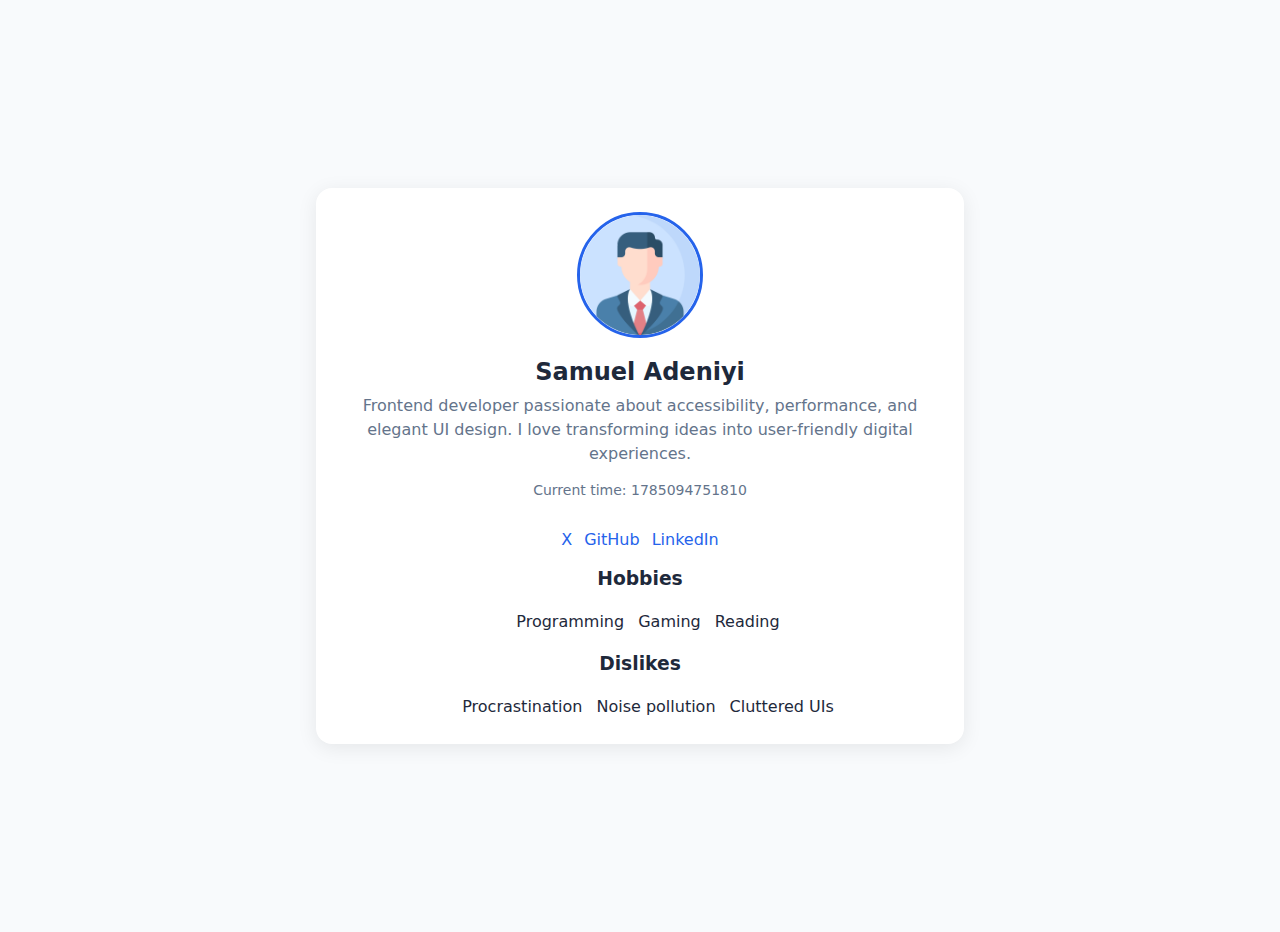
<file: index.html>
<!DOCTYPE html>
<html lang="en">
  <head>
    <meta charset="UTF-8" />
    <meta name="viewport" content="width=device-width, initial-scale=1.0" />
    <title>User Profile Card</title>
    <link rel="stylesheet" href="style.css">
  </head>
  <body>
    <article data-testid="test-profile-card">
      <figure>
        <img
          src="./profile.png"
          alt="Profile photo of Samuel Adeniyi"
          data-testid="test-user-avatar"
        />
      </figure>

      <div>
        <header>
          <h2 data-testid="test-user-name">Samuel Adeniyi</h2>
        </header>

        <p data-testid="test-user-bio">
          Frontend developer passionate about accessibility, performance, and
          elegant UI design. I love transforming ideas into user-friendly
          digital experiences.
        </p>

<div class="timer" data-testid="test-user-time" id="user-time"></div>

        <nav aria-label="Social Links" >
          <ul data-testid="test-user-social-links">
            <li>
              <a
                href="https://x.com/thefrontrade"
                target="_blank"
                rel="noopener noreferrer"
                data-testid="test-user-social-twitter"
              >
                X
              </a>
            </li>
            <li>
              <a
                href="https://github.com/theFrontrade"
                target="_blank"
                rel="noopener noreferrer"
                data-testid="test-user-social-github"
              >
                GitHub
              </a>
            </li>
            <li>
              <a
                href="https://linkedin.com/in/thefrontrade"
                target="_blank"
                rel="noopener noreferrer"
                data-testid="test-user-social-linkedin"
              >
                LinkedIn
              </a>
            </li>
          </ul>
        </nav>

        <section aria-labelledby="hobbies-title">
          <h3 id="hobbies-title">Hobbies</h3>
          <ul data-testid="test-user-hobbies">
            <li>Programming</li>
            <li>Gaming</li>
            <li>Reading</li>
          </ul>
        </section>

        <section aria-labelledby="dislikes-title">
          <h3 id="dislikes-title">Dislikes</h3>
          <ul data-testid="test-user-dislikes">
            <li>Procrastination</li>
            <li>Noise pollution</li>
            <li>Cluttered UIs</li>
          </ul>
        </section>
      </div>
    </article>

    <script src="index.js">

    </script>
  </body>
</html>
</file>
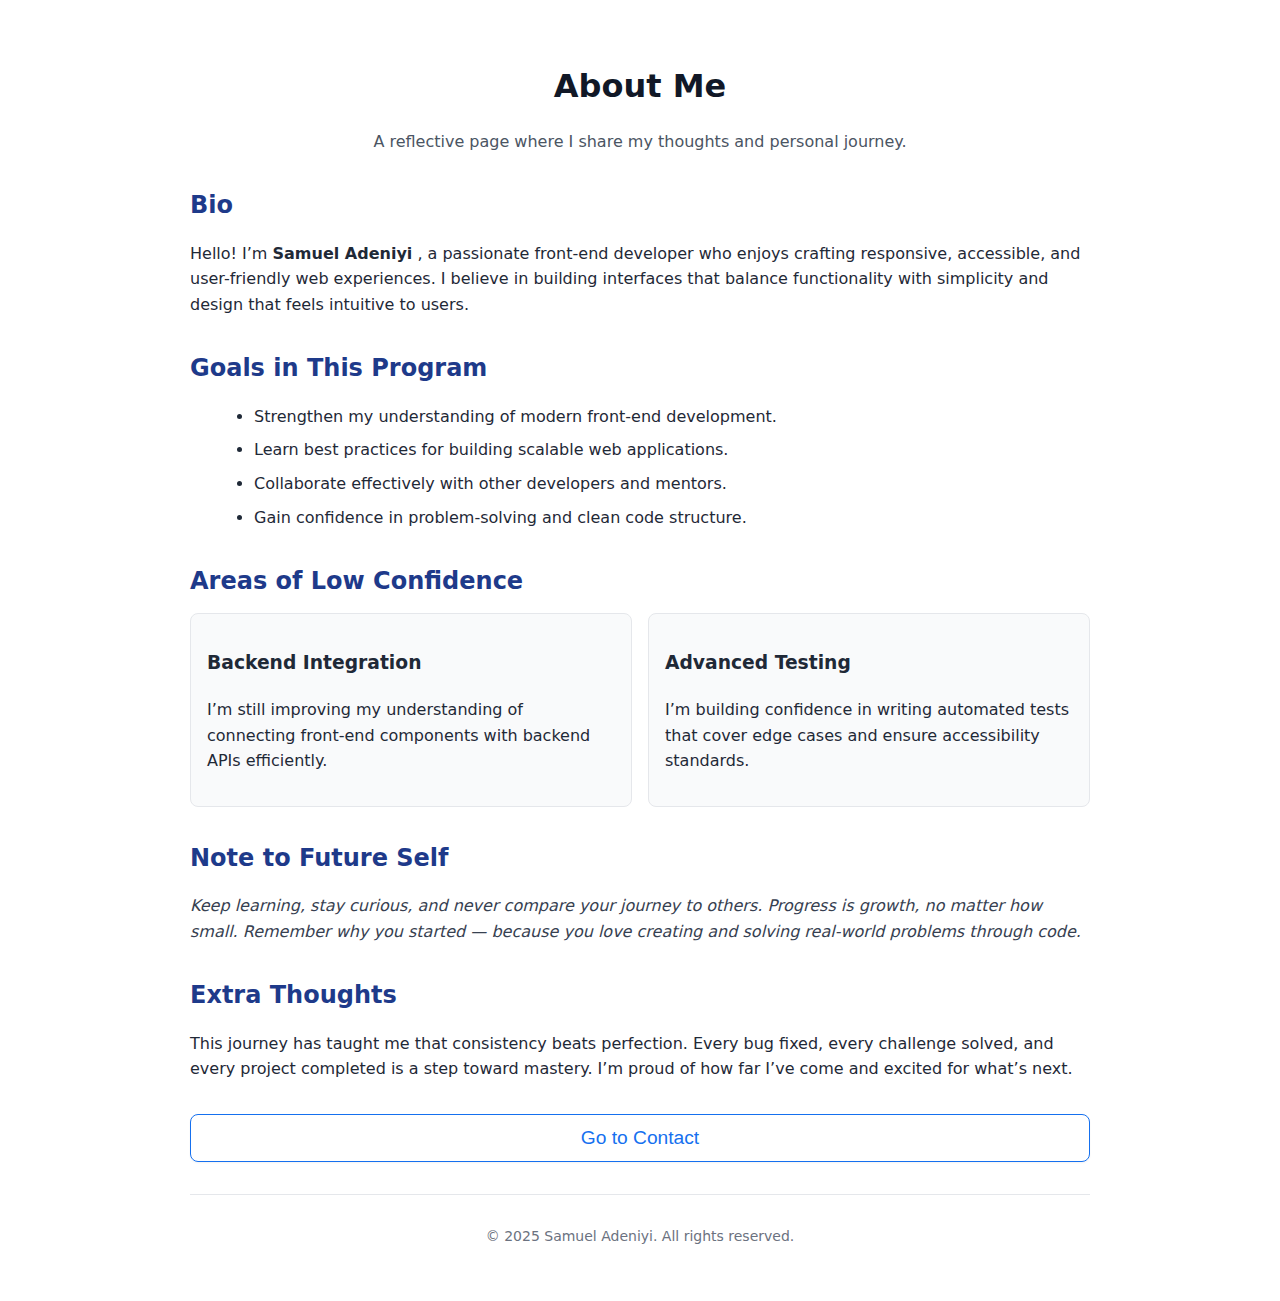
<file: about.html>
<!DOCTYPE html>
<html lang="en">
    <head>
        <meta charset="UTF-8">
        <meta name="viewport" content="width=device-width, initial-scale=1.0">
        <title>About Me</title>
        <link rel="stylesheet" href="about.css">
    </head>
    <body>
        <main class="about-container" data-testid="test-about-page">
            <!-- Header -->
            <header class="about-header" data-testid="test-about-header">
                <h1>About Me</h1>
                <p>A reflective page where I share my thoughts and personal journey.</p>
            </header>
            <!-- Bio Section -->
            <section class="about-section" data-testid="test-about-bio" aria-labelledby="bio-heading">
                <h2 id="bio-heading">Bio</h2>
                <p>
                    Hello! I’m
                    <strong>Samuel Adeniyi</strong>
                    , a passionate front-end
          developer who enjoys crafting responsive, accessible, and user-friendly
          web experiences. I believe in building interfaces that balance
          functionality with simplicity and design that feels intuitive to users.
                </p>
            </section>
            <!-- Goals in this program -->
            <section class="goals-section" data-testid="test-about-goals" aria-labelledby="goals-heading">
                <h2 id="goals-heading">Goals in This Program</h2>
                <ul role="list">
                    <li>Strengthen my understanding of modern front-end development.</li>
                    <li>Learn best practices for building scalable web applications.</li>
                    <li>Collaborate effectively with other developers and mentors.</li>
                    <li>Gain confidence in problem-solving and clean code structure.</li>
                </ul>
            </section>
            <!-- Areas of Low Confidence -->
            <section class="confidence-section" data-testid="test-about-confidence" aria-labelledby="confidence-heading">
                <h2 id="confidence-heading">Areas of Low Confidence</h2>
                <div class="confidence-grid">
                    <article class="confidence-item" role="listitem">
                        <h3>Backend Integration</h3>
                        <p>
                            I’m still improving my understanding of connecting front-end
              components with backend APIs efficiently.
                        </p>
                    </article>
                    <article class="confidence-item" role="listitem">
                        <h3>Advanced Testing</h3>
                        <p>
                            I’m building confidence in writing automated tests that cover edge
              cases and ensure accessibility standards.
                        </p>
                    </article>
                </div>
            </section>
            <!-- Note to Future Self -->
            <section class="reflection-section" data-testid="test-about-future-note" aria-labelledby="future-note-heading">
                <h2 id="future-note-heading">Note to Future Self</h2>
                <p>
                    Keep learning, stay curious, and never compare your journey to others.
          Progress is growth, no matter how small. Remember why you started —
          because you love creating and solving real-world problems through
          code.
                </p>
            </section>
            <!-- Extra Thoughts -->
            <section class="extra-section" data-testid="test-about-extra" aria-labelledby="extra-heading">
                <h2 id="extra-heading">Extra Thoughts</h2>
                <p>
                    This journey has taught me that consistency beats perfection. Every
          bug fixed, every challenge solved, and every project completed is a
          step toward mastery. I’m proud of how far I’ve come and excited for
          what’s next.
                </p>
            </section>
            <section>
                <div class="about-btn-wrapper" style="text-align: center; margin-top: 20px;"></div>
                <button
                    type="button"
                    id="contact"
                    class="contact-button"
                    data-testid="test-contact-button"
                    onclick="window.location.href='contact.html'"
                    aria-label="Go to Contact page"
                >
                    Go to Contact
                </button>
            </section>
            <!-- Footer -->
            <footer class="about-footer" data-testid="test-about-footer">
                <p>&copy; 2025 Samuel Adeniyi. All rights reserved.</p>
            </footer>
        </main>
    </body>
</html>
</file>
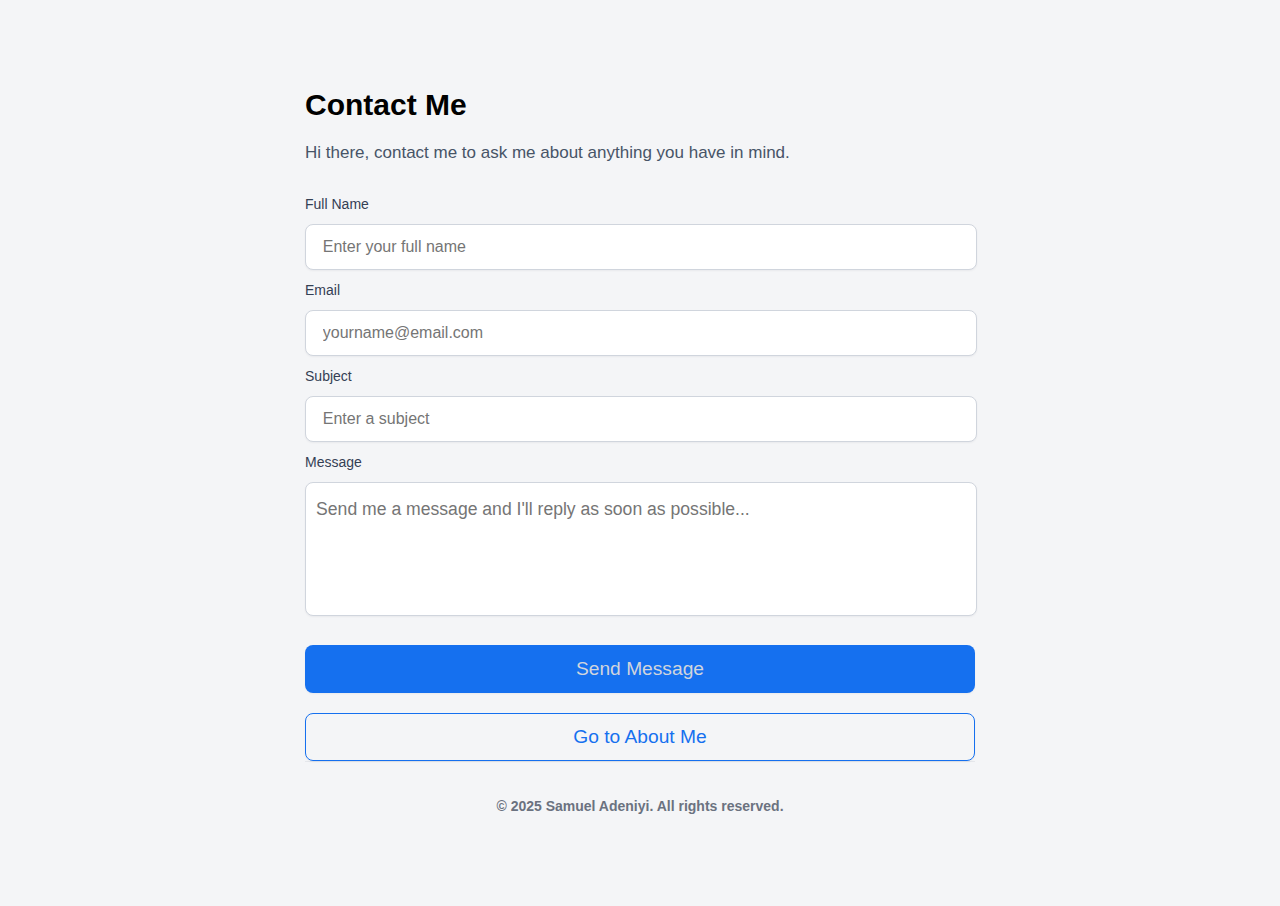
<file: contact.html>
<!DOCTYPE html>
<html lang="en">
    <head>
        <meta charset="UTF-8">
        <meta name="viewport" content="width=device-width, initial-scale=1.0">
        <title>Contact Me</title>
        <link rel="stylesheet" href="contact.css">
    </head>
    <body>
        <main class="contact-wrap">
            <h1 style="font-size: 30px;">Contact Me</h1>
            <p class="contact-span">
                Hi there, contact me to ask me about anything you have in mind.
            </p>
            <form
                id="contact-form"
                class="contact-form"
                novalidate
                aria-labelledby="contact-heading"
            >
                <div class="form-group">
                    <label for="name" class="contact-name-p">Full Name</label>
                    <input
                        id="name"
                        name="name"
                        type="text"
                        class="contact-name-input"
                        placeholder="Enter your full name"
                        data-testid="test-contact-name"
                        aria-describedby="error-name"
                        aria-required="true"
                    >
                    <span
                        id="error-name"
                        class="contact-err-message"
                        role="alert"
                        data-testid="test-contact-error-name"
                    ></span>
                </div>
                <div class="form-group">
                    <label for="email" class="contact-name-p">Email</label>
                    <input
                        id="email"
                        name="email"
                        type="email"
                        class="contact-name-input"
                        placeholder="yourname@email.com"
                        data-testid="test-contact-email"
                        aria-describedby="error-email"
                        aria-required="true"
                    >
                    <span
                        id="error-email"
                        class="contact-err-message"
                        role="alert"
                        data-testid="test-contact-error-email"
                    ></span>
                </div>
                <div class="form-group">
                    <label for="subject" class="contact-name-p">Subject</label>
                    <input
                        id="subject"
                        name="subject"
                        type="text"
                        class="contact-name-input"
                        placeholder="Enter a subject"
                        data-testid="test-contact-subject"
                        aria-describedby="error-subject"
                        aria-required="true"
                    >
                    <span
                        id="error-subject"
                        class="contact-err-message"
                        role="alert"
                        data-testid="test-contact-error-subject"
                    ></span>
                </div>
                <div class="form-group">
                    <label for="message" class="contact-name-p">Message</label>
                    <textarea
                        id="message"
                        name="message"
                        class="contact-name-input-message"
                        placeholder="Send me a message and I'll reply as soon as possible..."
                        data-testid="test-contact-message"
                        aria-describedby="error-message"
                        aria-required="true"
                    ></textarea>
                    <span
                        id="error-message"
                        class="contact-err-message"
                        role="alert"
                        data-testid="test-contact-error-message"
                    ></span>
                </div>
                <p
                    id="success-message"
                    class="contact-success-message"
                    data-testid="test-contact-success"
                    style="color:#16a34a; font-size:1rem; display:none; text-align:center;"
                    role="status"
                >
                    Message sent successfully!
                </p>
                <button
                    type="submit"
                    id="btn__submit"
                    class="send-message-button"
                    data-testid="test-contact-submit"
                >
                    Send Message
                </button>
                <div class="about-btn-wrapper" style="text-align: center; margin-top: 20px;">
                    <button
                        type="button"
                        id="about-btn"
                        class="about-button"
                        data-testid="test-about-button"
                        onclick="window.location.href='about.html'"
                        aria-label="Go to About page"
                    >
                        Go to About Me
                    </button>
                </div>
            </form>
            <footer class="contact-footer" data-testid="test-contact-footer">
                <p>&copy; 2025 Samuel Adeniyi. All rights reserved.</p>
            </footer>
        </main>
        <script src="contact.js"></script>
    </body>
</html>
</file>
<file: style.css>
:root {
        --bg: #f8fafc;
        --card-bg: #ffffff;
        --primary: #2563eb;
        --text: #1e293b;
        --muted: #64748b;
      }

      body {
        font-family: system-ui, sans-serif;
        background-color: var(--bg);
        color: var(--text);
        display: flex;
        justify-content: center;
        align-items: center;
        min-height: 100vh;
        margin: 0;
        padding: 1rem;
      }

      article[data-testid="test-profile-card"] {
        background-color: var(--card-bg);
        border-radius: 1rem;
        box-shadow: 0 4px 20px rgba(0, 0, 0, 0.08);
        padding: 1.5rem;
        max-width: 600px;
        width: 100%;
        display: flex;
        flex-direction: column;
        gap: 1rem;
         align-items: center;
      }

      @media (min-width: 640px) {
        article[data-testid="test-profile-card"] {
          flex-direction: column;
          align-items: center;
        }
      }

      figure {
        margin: 0;
        flex-shrink: 0;
      }

      img[data-testid="test-user-avatar"] {
        width: 120px;
        height: 120px;
        border-radius: 50%;
        object-fit: cover;
        border: 3px solid var(--primary);
      }

      header h2 {
        margin: 0;
        font-size: 1.5rem;
        text-align: center;
      }

      p[data-testid="test-user-bio"] {
        margin-top: 0.5rem;
        line-height: 1.5;
        color: var(--muted);
        text-align: center;
      }

      ul[data-testid="test-user-social-links"]  {
        display: flex;
        gap: 0.75rem;
        padding: 0;
        list-style: none;
        margin: 0 auto;
        align-items: center;
        justify-content: center;
      }

      ul[data-testid="test-user-social-links"] a {
        color: var(--primary);
        text-decoration: none;
        font-weight: 500;
      }

      ul[data-testid="test-user-social-links"] a:focus,
      ul[data-testid="test-user-social-links"] a:hover {
        text-decoration: underline;
      }
  

      section ul {
        margin: 0.25rem 0 0 1rem;
        padding: 0;
        list-style: none;
        display: flex;
        align-items: center;
        justify-content: center;
        gap: 14px;
        flex-wrap: wrap;
      }
      section h3 {
        text-align: center;
      }

      section ul li {
        margin: 0.25rem 0;
        
      }

      div[data-testid="test-user-time"] {
        display: block;
        color: var(--muted);
        font-size: 0.875rem;
        margin-top: 0.5rem;
        margin-bottom: 2rem;
        text-align: center;
      }
      .cta-wrap{
        width: 100%;
        display: flex ;gap: 10px;
         align-items: center;
         justify-content: center;
         margin-top: 20px;
       
      }

       .cta-button{
   width: 100%;
   height: 48px;
   background-color: #1570EF;
   border : none;
   font-size: 1.2rem;
   font-weight: 400;
   color: #d0d5dd;
   box-shadow: 0px 1px 2px rgba(16, 24, 40, 0.05);
   border-radius: 8px;
   
   font-family: 'Inter', sans-serif;
   cursor: pointer;
 }

 .cta-outline-button{
   width: 100%;
   height: 48px;
   background-color: transparent;
   border : 1px solid #1570EF;
   font-size: 1.2rem;
   font-weight: 400;
   color: #1570EF;
   box-shadow: 0px 1px 2px rgba(16, 24, 40, 0.05);
   border-radius: 8px;
   margin:  0;
   font-family: 'Inter', sans-serif;
   cursor: pointer;
 }
</file>
<file: about.css>
/* Layout */
.about-container {
  font-family: "Inter", system-ui, sans-serif;
  color: #1f2937;
  line-height: 1.6;
  max-width: 900px;
  margin: 0 auto;
  padding: 2rem 1rem;
}

/* Header */
.about-header {
  text-align: center;
  margin-bottom: 2rem;
}

.about-header h1 {
  font-size: 2rem;
  color: #111827;
  margin-bottom: 0.5rem;
}

.about-header p {
  font-size: 1rem;
  color: #4b5563;
}

/* Section Titles */
.about-section h2,
.story-section h2,
.goals-section h2,
.confidence-section h2,
.extra-section h2,
.reflection-section h2 {
  font-size: 1.5rem;
  margin-bottom: 0.75rem;
  color: #1e3a8a;
}

/* Section Styling */
section {
  margin-bottom: 2rem;
}

/* Goals */
.goals-section ul {
  list-style-type: disc;
  margin-left: 1.5rem;
}

.goals-section li {
  margin-bottom: 0.5rem;
}

/* Confidence Areas Grid */
.confidence-grid {
  display: grid;
  grid-template-columns: repeat(auto-fit, minmax(260px, 1fr));
  gap: 1rem;
}

.confidence-item {
  background: #f9fafb;
  border: 1px solid #e5e7eb;
  border-radius: 8px;
  padding: 1rem;
  transition: transform 0.2s ease, box-shadow 0.2s ease;
}

.confidence-item:hover {
  transform: translateY(-3px);
  box-shadow: 0 4px 8px rgba(0, 0, 0, 0.06);
}

/* Reflection */
.reflection-section p {
  font-style: italic;
  color: #374151;
}

/* Footer */
.about-footer {
  text-align: center;
  font-size: 0.875rem;
  color: #6b7280;
  border-top: 1px solid #e5e7eb;
  padding-top: 1rem;
}

/* Responsive Design */
@media (max-width: 600px) {
  .about-header h1 {
    font-size: 1.6rem;
  }

  .about-section h2,
  .story-section h2,
  .goals-section h2,
  .confidence-section h2,
  .reflection-section h2 {
    font-size: 1.25rem;
  }

  .about-container {
    padding: 1.5rem 1rem;
  }
}

 .contact-button{
   width: 100%;
   height: 48px;
   background-color: transparent;
   border : 1px solid #1570EF;
   font-size: 1.2rem;
   font-weight: 400;
   color: #1570EF;
   box-shadow: 0px 1px 2px rgba(16, 24, 40, 0.05);
   border-radius: 8px;
   margin:  0;
   font-family: 'Inter', sans-serif;
   cursor: pointer;
 }
</file>
<file: contact.css>
/* main style */
body {
  background-color: #f4f5f7;
  font-family: 'Inter', sans-serif;
  font-style: normal;
  font-weight: 700;
  font-size: 18px;
  line-height: 28px;
}
.main-wrap {
  width: 80%;
  padding: 0 10%;
}
/* profile-wrap */
.profile-wrap {
  width: 100%;
  height: 45vh;
  display: flex;
  flex-direction: column;
  align-items: center;
  justify-content: center;
  padding: 10px 0 0 0 ;
}
.profileImg-wrap {
  width: 150px;
  height: 150px;
  border-radius: 100px;
  position: relative;
  top: 0;
  left: 0;
}
.profile-share-wrap {
    align-self: flex-end;
    margin-right: 100px;
    cursor: pointer;
  }
  .profile-share-wrap:hover .share-hover {
    display: inline;
  }


.share-hover {
  display: none;
}
.profileImg-wrap:hover {
  background-color: #6670856e;
}
.profile-icon {
  width: 30px;
  z-index: 1000;
  position: absolute;
  top: 70%;
  left: 50%;
  transform: translate(-50%, -30%);
  display: none;
}
.profileImg-wrap:hover .profile-icon {
  display: block;
}
#profile__img {
  width: 150px;
  object-fit: cover;
  border-radius: 100px;
  position: absolute;
  z-index: -1;
  top: 0;
  left: 0;
}
.mobileMore {
  display: none;
}
.profile-wrap p {
    font-size: 1.2rem;
    font-weight: 700;
  }
/* link section */
.link-button {
  width: 100%;
  background-color: #eaecf0;
  border: none;
  padding: 20px 0;
  display: block;
  margin: 25px 0;
  text-decoration: none;
  color: black;
  font-size: 1rem;
  border-radius: 10px;
  cursor: pointer;
  text-align: center;
}
.link-tag{
  text-decoration: none;
  color: black;
}
.link-button:hover {
  background-color: #d0d5dd;
}
.link-img-wrap {
  width: 100%;
  text-align: center;
  padding: 40px 0;
}
.link-img-wrap img {
  padding: 0 15px;
}
/* footer section */
.footer-wrap {
  width: 90%;
  margin: 0 5%;
  padding: 20px 0;
  display: flex;
  justify-content: center;
  align-items: center;
  flex-wrap: wrap;
  border-top: 1px solid #00000056
}
.footer-wrap img {
  width: 150px;
}
.footer-wrap span {
  font-size: 1.1rem;
  color: #667085;
}
@media only screen and (max-width: 800px) {
  .main-wrap {
    width: 90%;
    padding: 0 5%;
  }
  .profile-share-wrap {
    padding: 0;
    margin: 0;
  }
  .profile-share-wrap:hover .share-hover {
    display: none;
  }
  .shareIcon {
    display: none;
  }
  .mobileMore {
    display: inline;
  }
  .share-hover {
    display: none;
  }
  .footer-wrap {
    flex-direction: column;
  }
  .footer-wrap span {
    padding: 20px 0;
  }
}

/* contacts  */
 .contact-wrap{
   width: 53%;
   padding: 5% 23.5%;
 }
 .contact-span{
   font-size: 17px;
   font-weight: 200;
   color: #475467;
   
 }
 .contact-agree-span{
  font-size: 17px;
  font-weight: 200;
  color: #475467;
  line-height: 5px;
 }
 .contact-form{
   width: 100%;
   display: flex;
   flex-direction: column;
 }
 .contact-name-wrap{
   display: flex;
   justify-content: space-between;
   flex-wrap: wrap;
 }
 .contact-name-sub-wrap{
   width: 45%;
 }
 .contact-name-p{
   color: #344054;
  font-weight: 500;
  font-size: 14px;
  line-height: 40px;
 }
 .contact-name-input{
   width: 95%;
   height: 40px;
   padding: 2px 2.5%;
   border: 1px solid #D0D5DD;
   border-radius: 8px;
   box-shadow: 0px 1px 2px rgba(16, 24, 40, 0.05);
   border-radius: 8px;
   outline: none;
   font-size: 1rem;
 }

  .contact-name-input-message{
   width: 97%;
   height: 100px;
   padding: 16px 1.5%;
   border: 1px solid #D0D5DD;
   border-radius: 8px;
   box-shadow: 0px 1px 2px rgba(16, 24, 40, 0.05);
   border-radius: 8px;
   outline: none;
   resize: none;
   font-size: 1.1rem;
   font-weight: 400;
   font-family: 'Inter', sans-serif;
 }
 .contact-agree-wrap{
   padding: 20px 0;
 }
 .send-message-button{
   width: 100%;
   height: 48px;
   background-color: #1570EF;
   border : none;
   font-size: 1.2rem;
   font-weight: 400;
   color: #d0d5dd;
   box-shadow: 0px 1px 2px rgba(16, 24, 40, 0.05);
   border-radius: 8px;
   margin: 20px 0 0 0;
   font-family: 'Inter', sans-serif;
   cursor: pointer;
 }
 .about-button{
   width: 100%;
   height: 48px;
   background-color: transparent;
   border : 1px solid #1570EF;
   font-size: 1.2rem;
   font-weight: 400;
   color: #1570EF;
   box-shadow: 0px 1px 2px rgba(16, 24, 40, 0.05);
   border-radius: 8px;
   margin:  0;
   font-family: 'Inter', sans-serif;
   cursor: pointer;
 }
 .contact-err-message{
   color:#F83F23;
   font-size: .9rem;
 }
 .send-message-button:hover{
   opacity: .6;
 }
 /* Footer */
.contact-footer {
  text-align: center;
  font-size: 0.875rem;
  color: #6b7280;
  border-top: 1px solid #e5e7eb;
  padding-top: 1rem;
}
 @media only screen and (max-width:750px) {
   .contact-wrap{
     width: 90%;
     padding: 0 5%;
   }
 }
 @media only screen and (max-width:650px) {
  .contact-name-wrap{
    flex-direction: column;
  }
  .contact-name-sub-wrap{
    width: 100%;
  }
}
</file>
